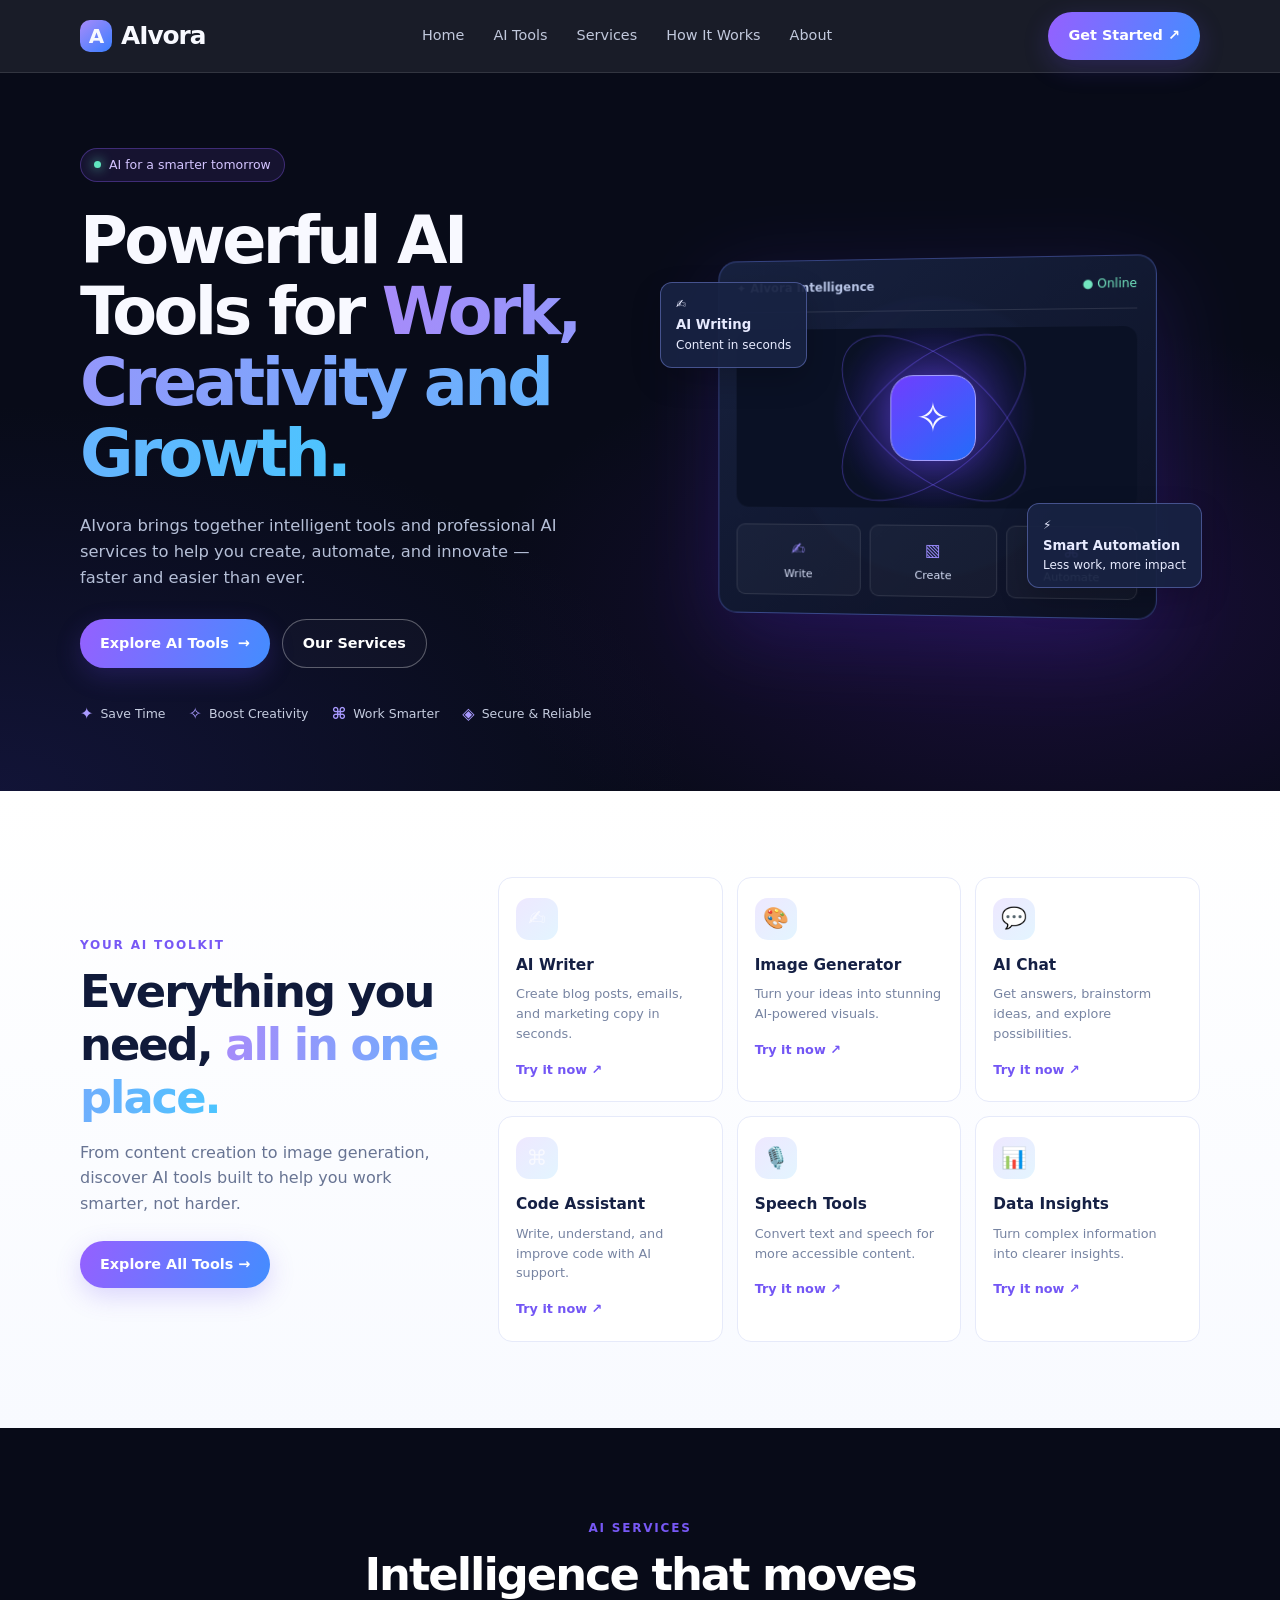
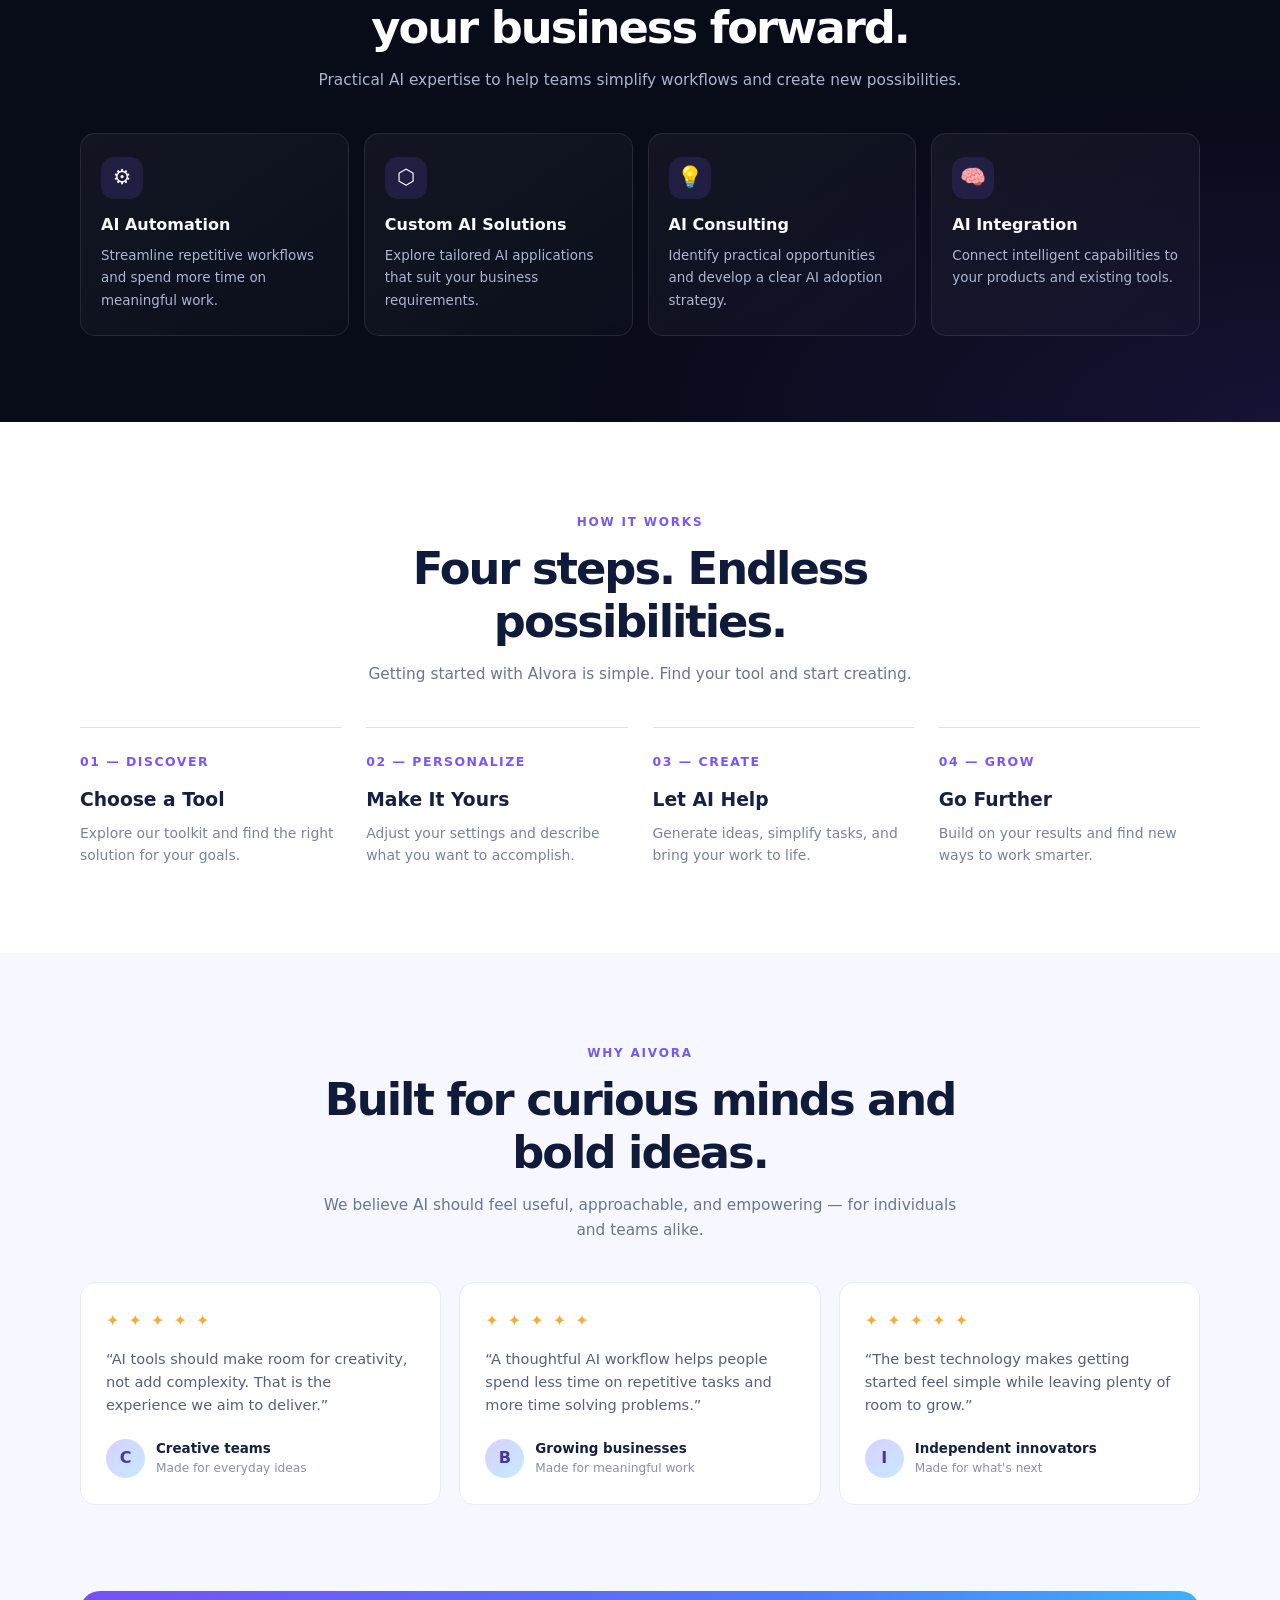
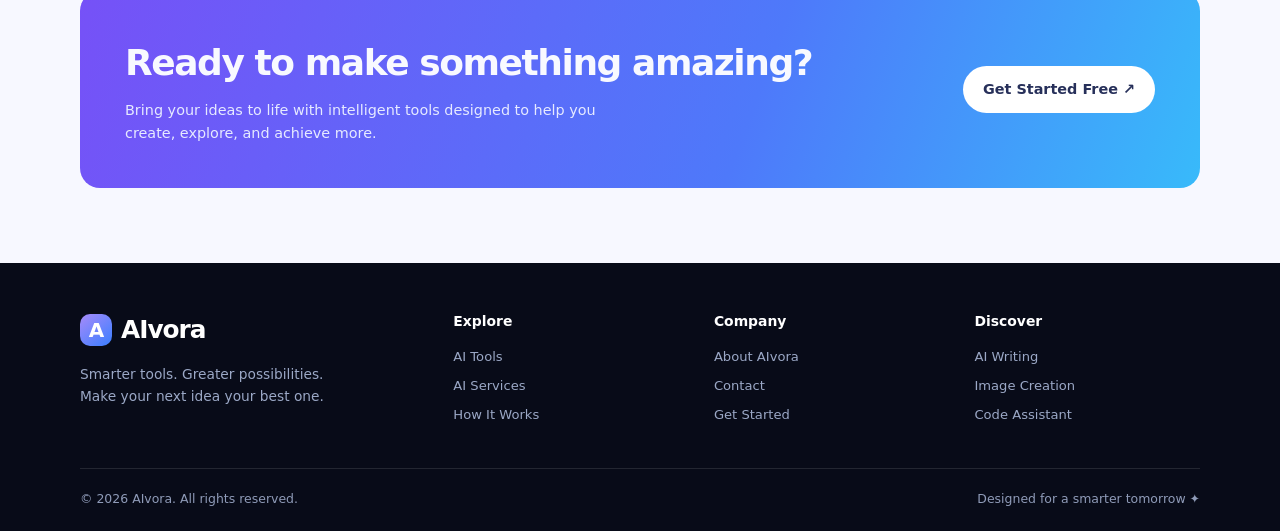
<file: index.html>
<!DOCTYPE html>
<html lang="en">
<head>
<meta charset="UTF-8">
<meta name="viewport" content="width=device-width, initial-scale=1.0">
<meta name="description" content="AIvora helps you create, automate, and grow with powerful AI tools and intelligent services.">
<title>AIvora — Smarter Tools. Greater Possibilities.</title>
<style>
:root {
  --bg:#080b18; --panel:#11182c; --purple:#8b5cf6;
  --blue:#45b6ff; --ink:#101a3a; --muted:#9ca9c8;
  --line:rgba(255,255,255,.11);
}
*{box-sizing:border-box;margin:0;padding:0}
html{scroll-behavior:smooth;scroll-padding-top:85px}
body{font-family:Inter,ui-sans-serif,system-ui,-apple-system,sans-serif;color:#f8f9ff;background:#fff;line-height:1.6}
a{text-decoration:none;color:inherit}
button{font:inherit}
.container{width:min(1120px,90%);margin:auto}
.gradient{background:linear-gradient(100deg,#a78bfa,#4bc5ff);color:transparent;background-clip:text;-webkit-background-clip:text}
.navbar{position:sticky;top:0;z-index:20;background:rgba(8,11,24,.93);backdrop-filter:blur(16px);border-bottom:1px solid var(--line)}
.nav{height:72px;display:flex;align-items:center;justify-content:space-between;gap:24px}
.logo{font-size:1.55rem;font-weight:850;letter-spacing:-1px;display:flex;align-items:center;gap:9px}
.logo-mark{display:grid;place-items:center;width:32px;height:32px;border-radius:10px;background:linear-gradient(140deg,#a78bfa,#397eff);font-size:20px}
.navlinks{display:flex;align-items:center;gap:29px}
.navlinks a{color:#c1c8dc;font-size:.9rem;transition:.2s}
.navlinks a:hover{color:#fff}
.btn{display:inline-flex;align-items:center;justify-content:center;gap:9px;padding:12px 20px;border-radius:50px;font-size:.9rem;font-weight:750;border:0;cursor:pointer;transition:transform .2s,filter .2s}
.btn:hover{transform:translateY(-2px);filter:brightness(1.1)}
.primary{background:linear-gradient(110deg,#9560ff,#438dff);color:#fff;box-shadow:0 8px 26px #6945ef36}
.outline{border:1px solid #ffffff50;color:#fff;background:#ffffff06}
.menu{display:none;background:none;color:white;border:1px solid var(--line);border-radius:9px;padding:7px 11px;font-size:1.3rem;cursor:pointer}
.hero{background:radial-gradient(ellipse at 80% 75%,#35126b65,transparent 38%),radial-gradient(ellipse at 0 100%,#27277b50,transparent 38%),var(--bg);overflow:hidden}
.hero-grid{min-height:535px;padding:75px 0 64px;display:grid;grid-template-columns:1fr 1fr;align-items:center;gap:50px}
.pill{display:inline-flex;align-items:center;gap:8px;border:1px solid #8b5cf65a;background:#8b5cf61c;color:#d3c4ff;border-radius:50px;padding:6px 13px;font-size:.78rem;margin-bottom:23px}
.pulse{width:7px;height:7px;border-radius:50%;background:#60e6c0;box-shadow:0 0 12px #60e6c0}
h1{font-size:clamp(2.7rem,5.1vw,4.25rem);line-height:1.09;letter-spacing:-.055em;max-width:590px}
.hero-copy{color:#b5bfd7;font-size:1.02rem;max-width:480px;margin:23px 0 28px}
.actions{display:flex;gap:12px;flex-wrap:wrap}
.perks{display:flex;gap:23px;flex-wrap:wrap;margin-top:33px;color:#c6cde0;font-size:.78rem}
.perks span{display:flex;gap:7px;align-items:center}
.perks b{color:#a99aff;font-size:1rem}
.visual{position:relative;min-height:360px;display:grid;place-items:center}
.orb{position:absolute;width:280px;height:280px;border-radius:50%;background:linear-gradient(140deg,#6f39fa,#13b9ff);filter:blur(2px);opacity:.3}
.ai-screen{position:relative;z-index:1;width:94%;max-width:440px;padding:18px;border:1px solid #6e86ff65;border-radius:19px;background:linear-gradient(145deg,#182342ed,#0b1022f5);box-shadow:0 25px 85px #4626ba44;transform:perspective(900px) rotateY(-5deg)}
.screen-top{display:flex;justify-content:space-between;align-items:center;border-bottom:1px solid var(--line);padding-bottom:14px;font-size:.75rem;color:#b8c5e7}
.status{color:#72e6c0}
.ai-core{height:180px;margin:17px 0;border-radius:13px;background:radial-gradient(circle at 50% 48%,#5734e975,transparent 46%),#0a1125;display:grid;place-items:center;position:relative;overflow:hidden}
.ai-core:before,.ai-core:after{content:"";position:absolute;width:220px;height:110px;border:1px solid #7059fa6b;border-radius:50%;transform:rotate(40deg)}
.ai-core:after{transform:rotate(-40deg)}
.core-icon{position:relative;z-index:1;width:86px;height:86px;display:grid;place-items:center;border-radius:23px;border:1px solid #a5a0ff;background:linear-gradient(140deg,#713dff,#236cfa);box-shadow:0 0 42px #7452ff7a;font-size:2.6rem}
.screen-bottom{display:grid;grid-template-columns:repeat(3,1fr);gap:9px}
.mini{background:#ffffff08;border:1px solid var(--line);border-radius:9px;padding:11px 7px;text-align:center;font-size:.7rem;color:#d3dbf3}
.mini b{display:block;color:#9b8cff;font-size:1.05rem;margin-bottom:3px}
.float-card{position:absolute;z-index:2;padding:12px 15px;background:#182343eF;border:1px solid #8797f76b;border-radius:12px;box-shadow:0 12px 30px #0003;font-size:.75rem;color:#e8ebff}
.float-card b{display:block;font-size:.83rem}
.float-one{top:25px;left:-5px}.float-two{bottom:29px;right:-2px}
.section{padding:86px 0}
.heading{text-align:center;max-width:660px;margin:0 auto 40px}
.kicker{font-size:.75rem;font-weight:800;text-transform:uppercase;letter-spacing:.15em;color:#7758f5}
.heading h2,.split h2{font-size:clamp(2rem,3.6vw,2.8rem);line-height:1.18;letter-spacing:-.045em;color:var(--ink);margin-top:10px}
.heading p{color:#697594;margin-top:13px;font-size:.96rem}
.tools-section{background:linear-gradient(180deg,#fff,#f8faff)}
.tools-layout{display:grid;grid-template-columns:.85fr 1.6fr;gap:45px;align-items:center}
.split p{color:#687493;margin:15px 0 24px}
.tools-grid{display:grid;grid-template-columns:repeat(3,1fr);gap:14px}
.tool{padding:20px 17px;border:1px solid #e6eafa;background:#fff;border-radius:14px;transition:transform .22s,box-shadow .22s}
.tool:hover{transform:translateY(-5px);box-shadow:0 14px 30px #3b4b8911}
.tool-icon{width:42px;height:42px;display:grid;place-items:center;border-radius:13px;background:linear-gradient(135deg,#eee8ff,#e3f5ff);font-size:1.3rem;margin-bottom:13px}
.tool h3{font-size:.96rem;color:#152044}
.tool p{font-size:.8rem;line-height:1.55;color:#7784a2;margin:7px 0 12px}
.tool a{font-size:.8rem;font-weight:750;color:#7356f5}
.services{background:radial-gradient(ellipse at 100% 100%,#31206c55,transparent 40%),var(--bg)}
.services .heading h2{color:#fff}
.services .heading p{color:#aab5d0}
.service-grid{display:grid;grid-template-columns:repeat(4,1fr);gap:15px}
.service{padding:23px 20px;border:1px solid #ffffff18;border-radius:15px;background:linear-gradient(145deg,#ffffff0c,#ffffff04);transition:.2s}
.service:hover{border-color:#8b5cf68a;transform:translateY(-4px)}
.service .tool-icon{background:#7659f527}
.service h3{font-size:1rem;margin-bottom:8px}
.service p{font-size:.84rem;color:#aab6d2;line-height:1.65}
.process-grid{display:grid;grid-template-columns:repeat(4,1fr);gap:25px}
.step{padding-top:20px;border-top:1px solid #dddff4}
.step-num{font-size:.78rem;color:#7957f5;font-weight:850;letter-spacing:.12em}
.step h3{color:#152044;margin-top:12px}
.step p{color:#77829d;font-size:.87rem;margin-top:7px}
.testimonials{background:#f7f8ff}
.reviews{display:grid;grid-template-columns:repeat(3,1fr);gap:18px}
.review{padding:25px;border-radius:15px;background:#fff;border:1px solid #e7eafa}
.stars{color:#f2ae38;letter-spacing:2px}
.review blockquote{color:#53607e;font-size:.91rem;margin:13px 0 21px}
.person{display:flex;align-items:center;gap:11px}
.avatar{width:39px;height:39px;border-radius:50%;display:grid;place-items:center;background:linear-gradient(140deg,#d9d0ff,#c6eaff);color:#4537a4;font-weight:800}
.person strong{display:block;font-size:.84rem;color:#152044}
.person small{display:block;font-size:.76rem;color:#8791aa}
.cta-wrap{padding:0 0 75px;background:#f7f8ff}
.cta{padding:43px 45px;border-radius:20px;background:linear-gradient(110deg,#7651f7,#4e79fa 60%,#38bafa);display:flex;align-items:center;justify-content:space-between;gap:25px;overflow:hidden}
.cta h2{font-size:clamp(1.6rem,3vw,2.25rem);letter-spacing:-.04em}
.cta p{color:#e6eaff;font-size:.9rem;margin-top:8px;max-width:520px}
.cta .btn{background:#fff;color:#27305a;white-space:nowrap}
footer{background:#080b18;color:#fff;padding:47px 0 22px}
.footer-grid{display:grid;grid-template-columns:1.5fr 1fr 1fr 1fr;gap:35px;padding-bottom:35px}
.footer-brand p{color:#9ba8c6;font-size:.86rem;margin-top:13px;max-width:250px}
.footer-col h4{font-size:.87rem;margin-bottom:13px}
.footer-col a{display:block;font-size:.82rem;color:#9ba8c6;margin:8px 0}
.footer-col a:hover{color:#fff}
.footer-bottom{border-top:1px solid var(--line);padding-top:20px;display:flex;justify-content:space-between;gap:15px;flex-wrap:wrap;color:#8f9bb8;font-size:.78rem}
@media(max-width:900px){
 .hero-grid{grid-template-columns:1fr;gap:25px;padding:70px 0}
 .visual{width:100%;max-width:540px;margin:auto}
 .tools-layout{grid-template-columns:1fr;gap:30px}
 .service-grid{grid-template-columns:repeat(2,1fr)}
 .tools-grid{grid-template-columns:repeat(3,1fr)}
 .process-grid{grid-template-columns:repeat(2,1fr);row-gap:30px}
}
@media(max-width:620px){
 .nav{height:66px}.menu{display:block}
 .navlinks{display:none;position:absolute;top:65px;left:0;right:0;padding:15px 5% 22px;background:#0d1224;border-bottom:1px solid var(--line);flex-direction:column;align-items:stretch;gap:0}
 .navlinks.open{display:flex}
 .navlinks a{padding:11px 0}
 .nav>.btn{display:none}
 .hero-grid{padding:58px 0 44px}
 h1{font-size:clamp(2.65rem,11vw,3.6rem)}
 .hero-copy{font-size:.96rem}
 .perks{gap:12px 18px}
 .visual{min-height:300px}
 .ai-screen{width:95%;padding:13px}
 .ai-core{height:145px}
 .core-icon{width:70px;height:70px;font-size:2rem}
 .float-card{padding:9px 11px;font-size:.68rem}
 .float-one{top:0;left:0}.float-two{bottom:0;right:0}
 .section{padding:65px 0}
 .tools-grid{grid-template-columns:repeat(2,minmax(0,1fr));gap:10px}
 .tool{padding:15px 12px}
 .service-grid,.reviews{grid-template-columns:1fr}
 .process-grid{gap:25px 18px}
 .cta-wrap{padding-bottom:50px}
 .cta{padding:30px 22px;align-items:flex-start;flex-direction:column}
 .footer-grid{grid-template-columns:repeat(2,1fr);gap:28px}
 .footer-brand{grid-column:1/-1}
}
@media(prefers-reduced-motion:reduce){
 *,*::before,*::after{scroll-behavior:auto!important;transition:none!important}
}
</style>
</head>
<body>
<header class="navbar">
  <div class="container nav">
    <a class="logo" href="#home"><span class="logo-mark">A</span> AIvora</a>
    <nav class="navlinks" id="navlinks" aria-label="Main navigation">
      <a href="#home">Home</a><a href="#tools">AI Tools</a><a href="#services">Services</a><a href="#process">How It Works</a><a href="#about">About</a>
    </nav>
    <a class="btn primary" href="#get-started">Get Started ↗</a>
    <button class="menu" id="menu" aria-label="Open menu" aria-expanded="false" aria-controls="navlinks">☰</button>
  </div>
</header>

<main>
<section class="hero" id="home">
  <div class="container hero-grid">
    <div>
      <div class="pill"><span class="pulse"></span> AI for a smarter tomorrow</div>
      <h1>Powerful AI Tools for <span class="gradient">Work, Creativity and Growth.</span></h1>
      <p class="hero-copy">AIvora brings together intelligent tools and professional AI services to help you create, automate, and innovate — faster and easier than ever.</p>
      <div class="actions">
        <a class="btn primary" href="#tools">Explore AI Tools <span>→</span></a>
        <a class="btn outline" href="#services">Our Services</a>
      </div>
      <div class="perks">
        <span><b>✦</b> Save Time</span><span><b>✧</b> Boost Creativity</span>
        <span><b>⌘</b> Work Smarter</span><span><b>◈</b> Secure & Reliable</span>
      </div>
    </div>
    <div class="visual" aria-label="Illustration of an AI dashboard">
      <div class="orb"></div>
      <div class="float-card float-one">✍️ <b>AI Writing</b>Content in seconds</div>
      <div class="float-card float-two">⚡ <b>Smart Automation</b>Less work, more impact</div>
      <div class="ai-screen">
        <div class="screen-top"><strong>✦ AIvora Intelligence</strong><span class="status">● Online</span></div>
        <div class="ai-core"><div class="core-icon">✧</div></div>
        <div class="screen-bottom">
          <div class="mini"><b>✍</b>Write</div>
          <div class="mini"><b>▧</b>Create</div>
          <div class="mini"><b>⌘</b>Automate</div>
        </div>
      </div>
    </div>
  </div>
</section>

<section class="section tools-section" id="tools">
  <div class="container tools-layout">
    <div class="split">
      <span class="kicker">Your AI toolkit</span>
      <h2>Everything you need, <span class="gradient">all in one place.</span></h2>
      <p>From content creation to image generation, discover AI tools built to help you work smarter, not harder.</p>
      <a class="btn primary" href="#get-started">Explore All Tools →</a>
    </div>
    <div class="tools-grid">
      <article class="tool"><div class="tool-icon">✍️</div><h3>AI Writer</h3><p>Create blog posts, emails, and marketing copy in seconds.</p><a href="#get-started">Try it now ↗</a></article>
      <article class="tool"><div class="tool-icon">🎨</div><h3>Image Generator</h3><p>Turn your ideas into stunning AI-powered visuals.</p><a href="#get-started">Try it now ↗</a></article>
      <article class="tool"><div class="tool-icon">💬</div><h3>AI Chat</h3><p>Get answers, brainstorm ideas, and explore possibilities.</p><a href="#get-started">Try it now ↗</a></article>
      <article class="tool"><div class="tool-icon">⌘</div><h3>Code Assistant</h3><p>Write, understand, and improve code with AI support.</p><a href="#get-started">Try it now ↗</a></article>
      <article class="tool"><div class="tool-icon">🎙️</div><h3>Speech Tools</h3><p>Convert text and speech for more accessible content.</p><a href="#get-started">Try it now ↗</a></article>
      <article class="tool"><div class="tool-icon">📊</div><h3>Data Insights</h3><p>Turn complex information into clearer insights.</p><a href="#get-started">Try it now ↗</a></article>
    </div>
  </div>
</section>

<section class="section services" id="services">
  <div class="container">
    <div class="heading"><span class="kicker">AI services</span><h2>Intelligence that moves your business forward.</h2><p>Practical AI expertise to help teams simplify workflows and create new possibilities.</p></div>
    <div class="service-grid">
      <article class="service"><div class="tool-icon">⚙️</div><h3>AI Automation</h3><p>Streamline repetitive workflows and spend more time on meaningful work.</p></article>
      <article class="service"><div class="tool-icon">⬡</div><h3>Custom AI Solutions</h3><p>Explore tailored AI applications that suit your business requirements.</p></article>
      <article class="service"><div class="tool-icon">💡</div><h3>AI Consulting</h3><p>Identify practical opportunities and develop a clear AI adoption strategy.</p></article>
      <article class="service"><div class="tool-icon">🧠</div><h3>AI Integration</h3><p>Connect intelligent capabilities to your products and existing tools.</p></article>
    </div>
  </div>
</section>

<section class="section" id="process">
  <div class="container">
    <div class="heading"><span class="kicker">How it works</span><h2>Four steps. Endless possibilities.</h2><p>Getting started with AIvora is simple. Find your tool and start creating.</p></div>
    <div class="process-grid">
      <article class="step"><span class="step-num">01 — DISCOVER</span><h3>Choose a Tool</h3><p>Explore our toolkit and find the right solution for your goals.</p></article>
      <article class="step"><span class="step-num">02 — PERSONALIZE</span><h3>Make It Yours</h3><p>Adjust your settings and describe what you want to accomplish.</p></article>
      <article class="step"><span class="step-num">03 — CREATE</span><h3>Let AI Help</h3><p>Generate ideas, simplify tasks, and bring your work to life.</p></article>
      <article class="step"><span class="step-num">04 — GROW</span><h3>Go Further</h3><p>Build on your results and find new ways to work smarter.</p></article>
    </div>
  </div>
</section>

<section class="section testimonials" id="about">
  <div class="container">
    <div class="heading"><span class="kicker">Why AIvora</span><h2>Built for curious minds and bold ideas.</h2><p>We believe AI should feel useful, approachable, and empowering — for individuals and teams alike.</p></div>
    <div class="reviews">
      <article class="review"><div class="stars">✦ ✦ ✦ ✦ ✦</div><blockquote>“AI tools should make room for creativity, not add complexity. That is the experience we aim to deliver.”</blockquote><div class="person"><div class="avatar">C</div><div><strong>Creative teams</strong><small>Made for everyday ideas</small></div></div></article>
      <article class="review"><div class="stars">✦ ✦ ✦ ✦ ✦</div><blockquote>“A thoughtful AI workflow helps people spend less time on repetitive tasks and more time solving problems.”</blockquote><div class="person"><div class="avatar">B</div><div><strong>Growing businesses</strong><small>Made for meaningful work</small></div></div></article>
      <article class="review"><div class="stars">✦ ✦ ✦ ✦ ✦</div><blockquote>“The best technology makes getting started feel simple while leaving plenty of room to grow.”</blockquote><div class="person"><div class="avatar">I</div><div><strong>Independent innovators</strong><small>Made for what's next</small></div></div></article>
    </div>
  </div>
</section>

<section class="cta-wrap" id="get-started">
  <div class="container">
    <div class="cta">
      <div><h2>Ready to make something amazing?</h2><p>Bring your ideas to life with intelligent tools designed to help you create, explore, and achieve more.</p></div>
      <a class="btn" href="mailto:hello@aivora.example?subject=Getting%20Started%20with%20AIvora">Get Started Free ↗</a>
    </div>
  </div>
</section>
</main>

<footer>
  <div class="container">
    <div class="footer-grid">
      <div class="footer-brand"><a class="logo" href="#home"><span class="logo-mark">A</span> AIvora</a><p>Smarter tools. Greater possibilities. Make your next idea your best one.</p></div>
      <div class="footer-col"><h4>Explore</h4><a href="#tools">AI Tools</a><a href="#services">AI Services</a><a href="#process">How It Works</a></div>
      <div class="footer-col"><h4>Company</h4><a href="#about">About AIvora</a><a href="#get-started">Contact</a><a href="#get-started">Get Started</a></div>
      <div class="footer-col"><h4>Discover</h4><a href="#tools">AI Writing</a><a href="#tools">Image Creation</a><a href="#tools">Code Assistant</a></div>
    </div>
    <div class="footer-bottom"><span>© <span id="year"></span> AIvora. All rights reserved.</span><span>Designed for a smarter tomorrow ✦</span></div>
  </div>
</footer>

<script>
const menu = document.getElementById('menu');
const navlinks = document.getElementById('navlinks');

menu.addEventListener('click', () => {
  const open = navlinks.classList.toggle('open');
  menu.setAttribute('aria-expanded', String(open));
  menu.setAttribute('aria-label', open ? 'Close menu' : 'Open menu');
  menu.textContent = open ? '✕' : '☰';
});

navlinks.querySelectorAll('a').forEach(link => {
  link.addEventListener('click', () => {
    navlinks.classList.remove('open');
    menu.setAttribute('aria-expanded', 'false');
    menu.setAttribute('aria-label', 'Open menu');
    menu.textContent = '☰';
  });
});

document.getElementById('year').textContent = new Date().getFullYear();
</script>
</body>
</html>
</file>
